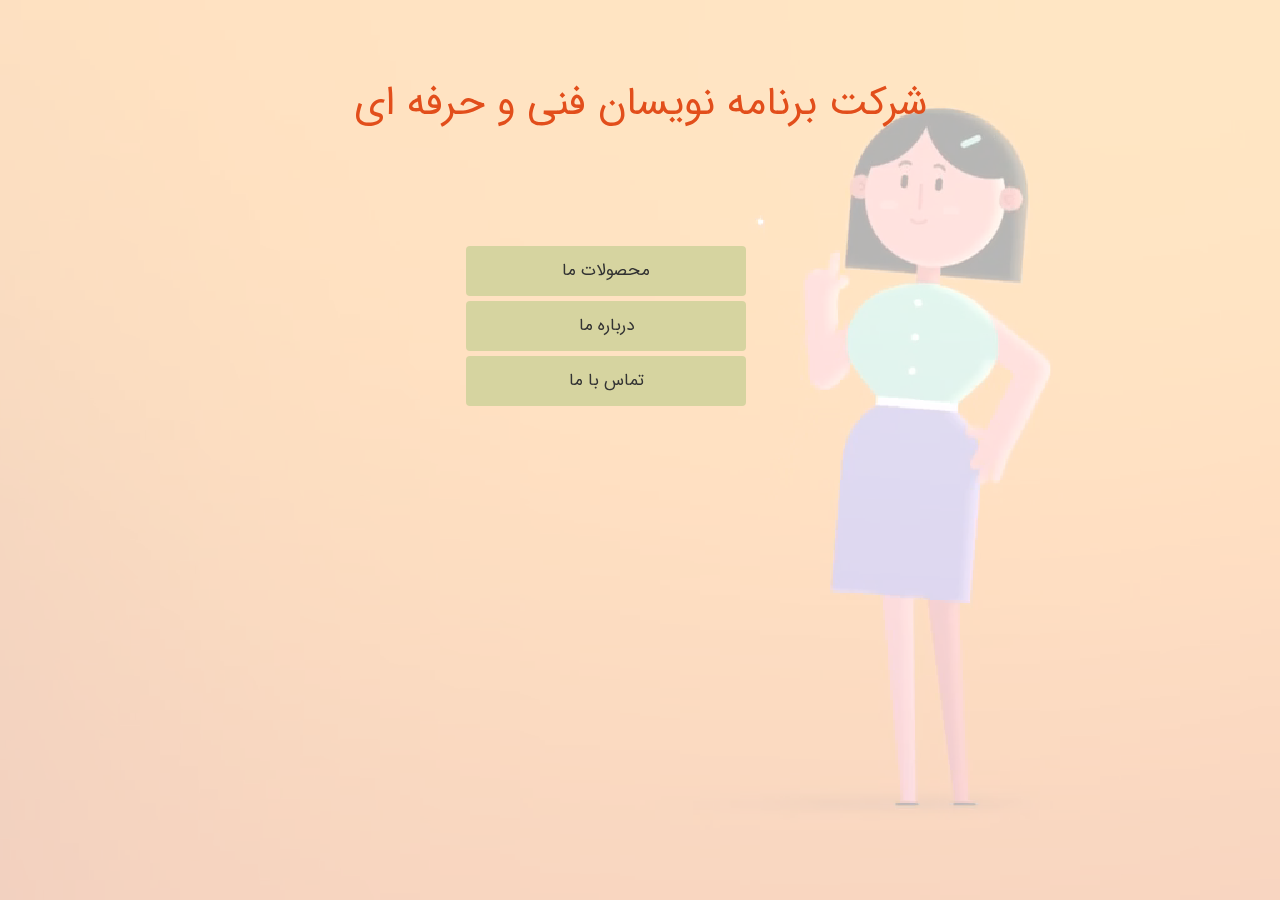
<file: main/index.html>
<!doctype html>
<html lang="fa" dir="rtl">
  <head>
    <!-- Required meta tags -->
    <meta charset="utf-8">
    <meta name="viewport" content="width=device-width, initial-scale=1, shrink-to-fit=no">

    <!-- Bootstrap CSS -->
    <link rel="stylesheet" href="https://stackpath.bootstrapcdn.com/bootstrap/4.3.1/css/bootstrap.min.css" integrity="sha384-ggOyR0iXCbMQv3Xipma34MD+dH/1fQ784/j6cY/iJTQUOhcWr7x9JvoRxT2MZw1T" crossorigin="anonymous">
    <link rel="stylesheet" href="../style/index.css">
    <title>شرکت برنامه نویسان فنی و حرفه ای</title>
  </head>
  <body>
        <video autoplay muted loop id="myVideo">
            <source src="../resource/intro.mp4" type="video/mp4">
        </video>
    <div class="container">

        <div id="mainTitle">
            <h1 class="h1-color">شرکت برنامه نویسان فنی و حرفه ای</h1>
        </div>

        <div id="buttonList">
            <a href="products.html"><button type="button" class="btn btn-primary btn-block">محصولات ما</button></a>
            <a href="about-us.html"><button type="button" class="btn btn-primary btn-block">درباره ما</button></a> 
            <a href="contact-us.html"><button type="button" class="btn btn-primary btn-block">تماس با ما</button></a>
        </div>

    </div>

    
   
   
   
   
   
   
   
   
   
   
   
   
   
   
   
   
   
   
   
   
   
   
   
   
    <!-- Optional JavaScript -->
    <!-- jQuery first, then Popper.js, then Bootstrap JS -->
    <script src="https://code.jquery.com/jquery-3.3.1.slim.min.js" integrity="sha384-q8i/X+965DzO0rT7abK41JStQIAqVgRVzpbzo5smXKp4YfRvH+8abtTE1Pi6jizo" crossorigin="anonymous"></script>
    <script src="https://cdnjs.cloudflare.com/ajax/libs/popper.js/1.14.7/umd/popper.min.js" integrity="sha384-UO2eT0CpHqdSJQ6hJty5KVphtPhzWj9WO1clHTMGa3JDZwrnQq4sF86dIHNDz0W1" crossorigin="anonymous"></script>
    <script src="https://stackpath.bootstrapcdn.com/bootstrap/4.3.1/js/bootstrap.min.js" integrity="sha384-JjSmVgyd0p3pXB1rRibZUAYoIIy6OrQ6VrjIEaFf/nJGzIxFDsf4x0xIM+B07jRM" crossorigin="anonymous"></script>
  </body>
</html>
</file>
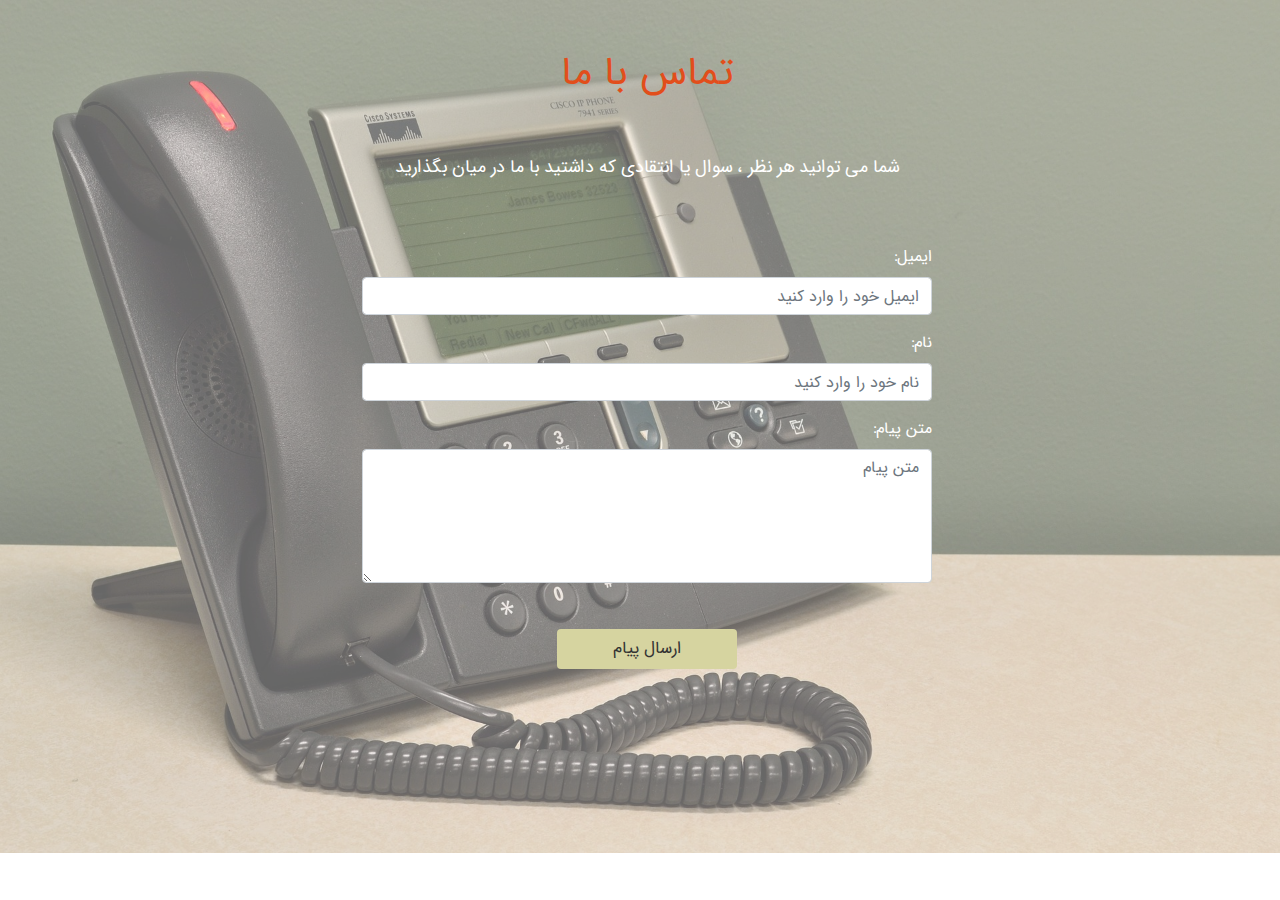
<file: main/contact-us.html>
<!doctype html>
<html lang="fa" dir="rtl">
  <head>
    <!-- Required meta tags -->
    <meta charset="utf-8">
    <meta name="viewport" content="width=device-width, initial-scale=1, shrink-to-fit=no">

    <!-- Bootstrap CSS -->
    <link rel="stylesheet" href="https://stackpath.bootstrapcdn.com/bootstrap/4.3.1/css/bootstrap.min.css" integrity="sha384-ggOyR0iXCbMQv3Xipma34MD+dH/1fQ784/j6cY/iJTQUOhcWr7x9JvoRxT2MZw1T" crossorigin="anonymous">
    <link rel="stylesheet" href="../style/contact-us.css">
    <link href="https://fonts.googleapis.com/css?family=Open+Sans" rel="stylesheet">
    <title>تماس با ما</title>
  </head>
  <body>
    <img src="../resource/contact-us-bg.jpg" id="bg">

    <div class="row">
      <div class="container">
       
            <h1 class="h1-color"> تماس با ما</h1>
        <br>
        <br>
        <div>
            <p>
                شما می توانید هر نظر ، سوال یا انتقادی که داشتید با ما در میان بگذارید
            </p>
        </div>
        <br>
        <br>
        <form action="/action_page.php">
          <div class="form-group">
            <label for="email" >ایمیل:</label>
            <input type="email" class="form-control" id="email" placeholder="ایمیل خود را وارد کنید" name="email">
          </div>
          <div class="form-group">
            <label for="name" dir="rtl">نام:</label>
            <input type="name" class="form-control" id="pwd" placeholder="نام خود را وارد کنید" name="pwd">
          </div>
          <div class="form-group">
            <label for="textarea">متن پیام:</label>
            <textarea name="txtMessage" placeholder="متن پیام" class="md-textarea form-control" rows="5"></textarea>
          </div>
         
          <button type="button" class="btn btn-default">ارسال پیام</button>
        </form>
      </div>
      
        
    </div>

    
      
   
    <!-- Optional JavaScript -->
    <!-- jQuery first, then Popper.js, then Bootstrap JS -->
    <script src="https://code.jquery.com/jquery-3.3.1.slim.min.js" integrity="sha384-q8i/X+965DzO0rT7abK41JStQIAqVgRVzpbzo5smXKp4YfRvH+8abtTE1Pi6jizo" crossorigin="anonymous"></script>
    <script src="https://cdnjs.cloudflare.com/ajax/libs/popper.js/1.14.7/umd/popper.min.js" integrity="sha384-UO2eT0CpHqdSJQ6hJty5KVphtPhzWj9WO1clHTMGa3JDZwrnQq4sF86dIHNDz0W1" crossorigin="anonymous"></script>
    <script src="https://stackpath.bootstrapcdn.com/bootstrap/4.3.1/js/bootstrap.min.js" integrity="sha384-JjSmVgyd0p3pXB1rRibZUAYoIIy6OrQ6VrjIEaFf/nJGzIxFDsf4x0xIM+B07jRM" crossorigin="anonymous"></script>
  </body>
</html>
</file>
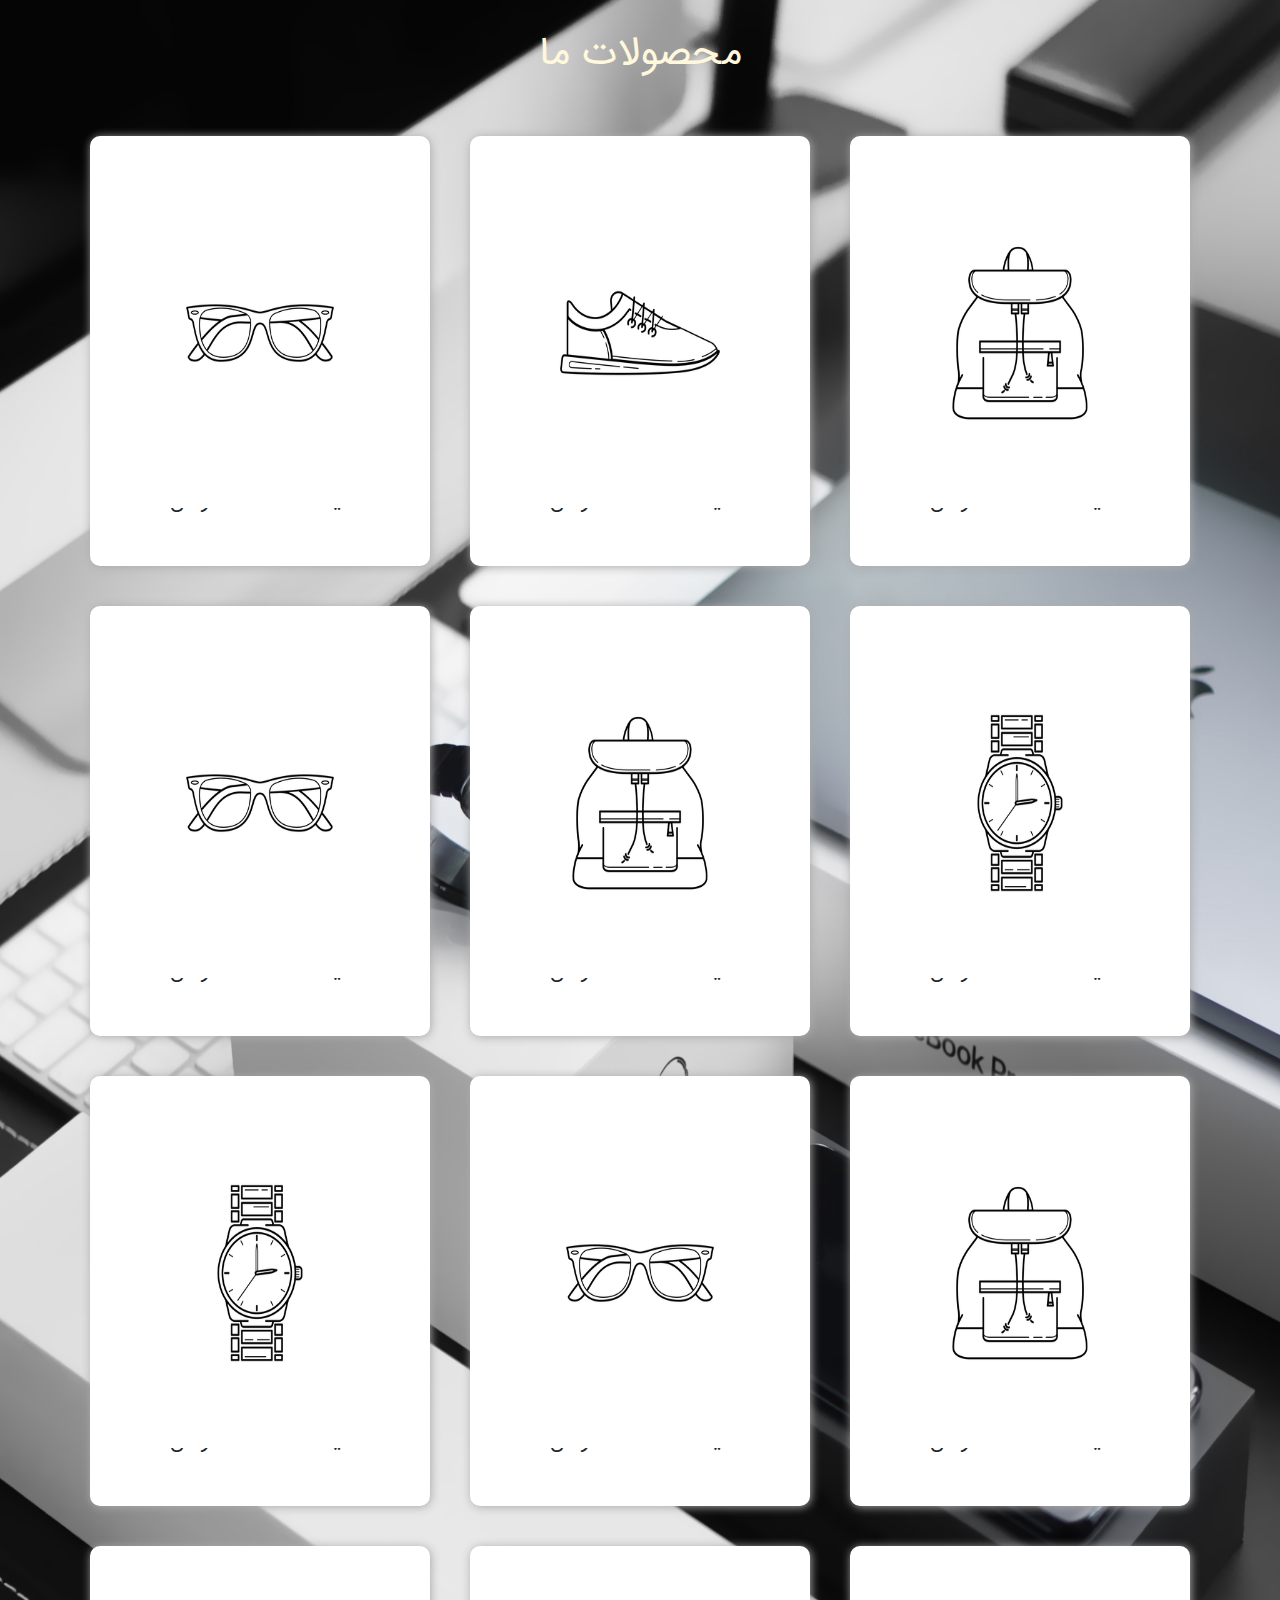
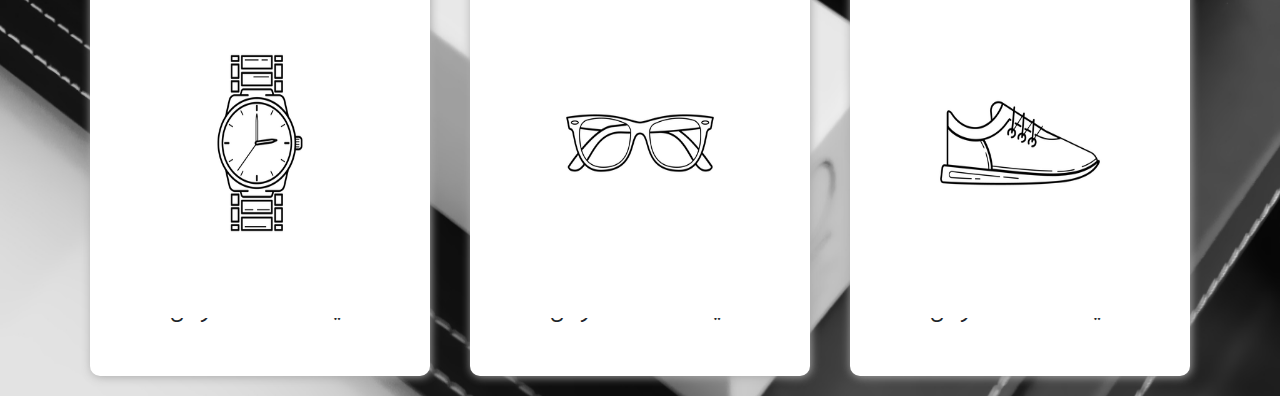
<file: main/products.html>
<!doctype html>
<html lang="fa" dir="rtl">
  <head>
    <!-- Required meta tags -->
    <meta charset="utf-8">
    <meta name="viewport" content="width=device-width, initial-scale=1, shrink-to-fit=no">

    <!-- Bootstrap CSS -->
    <link rel="stylesheet" href="https://stackpath.bootstrapcdn.com/bootstrap/4.3.1/css/bootstrap.min.css" integrity="sha384-ggOyR0iXCbMQv3Xipma34MD+dH/1fQ784/j6cY/iJTQUOhcWr7x9JvoRxT2MZw1T" crossorigin="anonymous">
    <link rel="stylesheet" href="../style/products.css">
    <title>محصولات</title>
  </head>
  <body>

    <div class="container">
        <h1>محصولات ما</h1>

        <div class="row">

          <div class="col-sm">
            <img src="../resource/placeholder.png">
            <p>قیمت : 280000 تومان</p>
          </div>

          <div class="col-sm">
            <img src="../resource/placeholder2.png">
            <p>قیمت : 260000 تومان</p>
          </div>

          <div class="col-sm">
            <img src="../resource/placeholder4.png">
            <p>قیمت : 340000 تومان</p>
          </div>

        </div>

        <div class="row">

            <div class="col-sm">
              <img src="../resource/placeholder5.png">
              <p>قیمت : 840000 تومان</p>
            </div>

            <div class="col-sm">
              <img src="../resource/placeholder.png">
              <p>قیمت : 940000 تومان</p>
            </div>
            <div class="col-sm">
              <img src="../resource/placeholder4.png">
              <p>قیمت : 240000 تومان</p>
            </div>

        </div>

        <div class="row">

                <div class="col-sm">
                  <img src="../resource/placeholder.png">
                  <p>قیمت : 140000 تومان</p>
                </div>

                <div class="col-sm">
                  <img src="../resource/placeholder4.png">
                  <p>قیمت : 640000 تومان</p>
                </div>

                <div class="col-sm">
                  <img src="../resource/placeholder5.png">
                  <p>قیمت : 840000 تومان</p>
                </div>

            </div>

            <div class="row">

                <div class="col-sm">
                  <img src="../resource/placeholder2.png">
                  <p>قیمت : 340000 تومان</p>
                </div>
    
                <div class="col-sm">
                  <img src="../resource/placeholder4.png">
                  <p>قیمت : 840000 تومان</p>
                </div>
    
                <div class="col-sm">
                  <img src="../resource/placeholder5.png">
                  <p>قیمت : 650000 تومان</p>
                </div>

            </div>
   
    <!-- Optional JavaScript -->
    <!-- jQuery first, then Popper.js, then Bootstrap JS -->
    <script src="https://code.jquery.com/jquery-3.3.1.slim.min.js" integrity="sha384-q8i/X+965DzO0rT7abK41JStQIAqVgRVzpbzo5smXKp4YfRvH+8abtTE1Pi6jizo" crossorigin="anonymous"></script>
    <script src="https://cdnjs.cloudflare.com/ajax/libs/popper.js/1.14.7/umd/popper.min.js" integrity="sha384-UO2eT0CpHqdSJQ6hJty5KVphtPhzWj9WO1clHTMGa3JDZwrnQq4sF86dIHNDz0W1" crossorigin="anonymous"></script>
    <script src="https://stackpath.bootstrapcdn.com/bootstrap/4.3.1/js/bootstrap.min.js" integrity="sha384-JjSmVgyd0p3pXB1rRibZUAYoIIy6OrQ6VrjIEaFf/nJGzIxFDsf4x0xIM+B07jRM" crossorigin="anonymous"></script>
  </body>
</html>
</file>
<file: style/index.css>
@font-face {
    font-family: IRANSans;
    src: url('../fonts/IRANSans.ttf');
  }

/*style for tag names*/


*{
  font-family: IRANSans;
  direction: rtl;
  margin: 0;
  padding: 0;
}

button{
    font-family: IRANSans;
}

/*class based element*/

.h1-color{
    color: #E24E1B;
    
}

.container{
    position: relative;
}
.btn-primary {
    background-color: #D6D4A0;
    color: #333333;
    font-size: 17px;
    border:none;
}
.btn-primary:hover{
    background-color: #FCA311;
}

a {
    text-decoration: none;
}

a:hover{
    text-decoration: none;
}

.btn-block{
    height: 50px;
    margin: 5px;
}


/*id based element*/
#mainTitle{
    margin: 50px;
    text-align: center; 
    padding: 30px;
}
#myVideo{
    position: fixed;
    right: 0;
    bottom: 0;
    min-width: 100%;
    min-height: 100%;
    opacity: 0.3;
}
#buttonList{
    margin-left:40%;
    margin-right:40%;
    margin-top: 80px; 
    width: 280px;
    height: 150px;
}
</file>
<file: style/contact-us.css>
@font-face {
    font-family: IRANSans;
    src: url('../fonts/IRANSans.ttf');
  }

/*style for tag names*/


*{
  font-family: IRANSans;
  direction: rtl;
  margin: 0;
  padding: 0;
}

button{
      font-family: IRANSans;
}

 p{
     color: #FFF;
     font-size: 18px;
 }

 label{
     color: #FFF;
 }

/*class based element*/

.h1-color{
    color: #E24E1B;
    
}

.form-group{
    text-align: right;
}

.container{
    top: 50px;
    left: 50%;
    right: 26%;
    text-align: center;
    position: absolute;
    width: 600px;
}
.btn-default {
    background-color: #D6D4A0;
    color: #333333;
    font-size: 17px;
    width: 180px;
    height: 40px;
    margin: 30px;
}
.btn-default:hover{
    background-color:rgb(255, 64, 0);
    color: #FFF;
}

a {
    text-decoration: none;
}

a:hover{
    text-decoration: none;
}

.btn-block{
    height: 50px;
    margin: 5px;
}


/*id based element*/
#mainTitle{
    margin: 50px;
    text-align: center; 
    padding: 30px;
}
#myVideo{
    position: fixed;
    right: 0;
    bottom: 0;
    min-width: 100%;
    min-height: 100%;
    opacity: 0.3;
}
#buttonList{
    margin-left:40%;
    margin-right:40%;
    margin-top: 80px; 
    width: 280px;
    height: 150px;
}
#bg{
    width: 100%;
    height: 100%;
    opacity: 0.6;
}
</file>
<file: style/products.css>
@font-face {
    font-family: IRANSans;
    src: url('../fonts/IRANSans.ttf');
  }

/*style for tag names*/


*{
  font-family: IRANSans;
  direction: rtl;
  margin: 0;
  padding: 0;
}

button{
  font-family: IRANSans;
}
 
h1{
  padding: 30px;
  color: cornsilk
}

p{
  text-align: center;
  font-size: 20px;
}

body{
  background-image: url('../resource/product-bg.jpg');
  background-size: 100% 2000px;
  background-repeat: no-repeat;
}

/*class based element*/

.container{
  width: 100%;
  height: 100%;
  text-align: center;
}

.col-sm{
  margin: 20px;
  height: 430px;
  background-color:white;
  border-radius: 10px;
  box-shadow: 1px 1px 10px #aaa;
}

.col-sm img{
  position: relative;
  top: 5%;
  width: 300px;
  height: 350px;
  border-radius: 15px;
}





/*id based element*/
</file>
